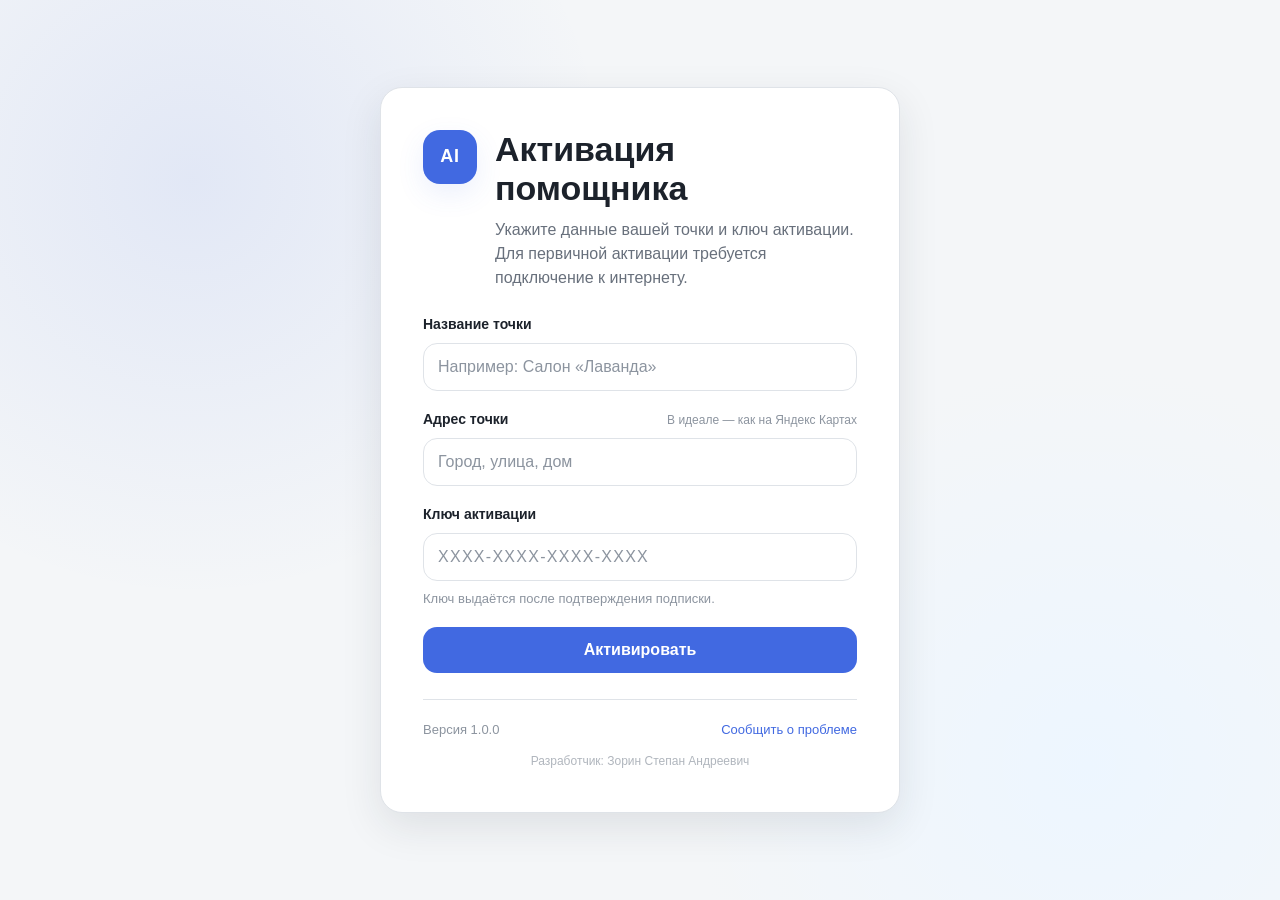
<file: web/index.html>
<!doctype html>
<html lang="ru" data-theme="light">
<head>
    <meta charset="utf-8">

    <meta
            name="viewport"
            content="width=device-width, initial-scale=1"
    >

    <meta name="color-scheme" content="light dark">

    <title>Активация ИИ-помощника</title>

    <link rel="stylesheet" href="./styles/global.css">
    <link rel="stylesheet" href="./styles/index.css">

    <script src="./common.js" defer></script>
</head>

<body>
<div
        class="system-banner"
        id="system-banner"
        role="status"
        hidden
>
    <div class="system-banner__inner">
        <div class="system-banner__content">
            <span
                    class="system-banner__icon"
                    aria-hidden="true"
            >
                ℹ️
            </span>

            <p
                    class="system-banner__text"
                    id="system-banner-text"
            >
                Доступно обновление приложения.
            </p>
        </div>

        <button
                class="system-banner__close"
                type="button"
                aria-label="Закрыть уведомление"
                data-action="close-system-banner"
        >
            ✕
        </button>
    </div>
</div>

<main class="activation-page page">
    <section class="activation-page__content">
        <div class="activation-card card">
            <header class="card__header activation-card__header">
                <div
                        class="activation-card__logo"
                        aria-hidden="true"
                >
                    AI
                </div>

                <div>
                    <h1 class="card__title">
                        Активация помощника
                    </h1>

                    <p class="card__description">
                        Укажите данные вашей точки и ключ активации.
                        Для первичной активации требуется подключение
                        к интернету.
                    </p>
                </div>
            </header>

            <form
                    class="activation-form"
                    id="activation-form"
                    action="/api/activation"
                    method="post"
                    novalidate
            >
                <div
                        class="form-message form-message--error"
                        id="activation-error"
                        role="alert"
                        hidden
                >
                    Ключ активации не найден или больше не действует.
                </div>

                <div
                        class="form-message form-message--success"
                        id="activation-success"
                        role="status"
                        hidden
                >
                    Активация выполнена. Выполняется запуск модели.
                </div>

                <label class="field">
                    <span class="field__label">
                        Название точки
                    </span>

                    <input
                            class="input"
                            id="company-name"
                            name="company_name"
                            type="text"
                            placeholder="Например: Салон «Лаванда»"
                            autocomplete="organization"
                            maxlength="120"
                            required
                    >
                </label>

                <label class="field">
                    <span class="field__label field__label-row">
                        <span>Адрес точки</span>

                        <span class="field__label-hint">
                            В идеале — как на Яндекс Картах
                        </span>
                    </span>

                    <input
                            class="input"
                            id="company-address"
                            name="company_address"
                            type="text"
                            placeholder="Город, улица, дом"
                            autocomplete="street-address"
                            maxlength="240"
                            required
                    >
                </label>

                <label class="field">
                    <span class="field__label">
                        Ключ активации
                    </span>

                    <input
                            class="input activation-form__key"
                            id="activation-key"
                            name="activation_key"
                            type="text"
                            placeholder="XXXX-XXXX-XXXX-XXXX"
                            autocomplete="off"
                            autocapitalize="characters"
                            spellcheck="false"
                            maxlength="64"
                            required
                    >

                    <span class="field__hint">
                        Ключ выдаётся после подтверждения подписки.
                    </span>
                </label>

                <button
                        class="button button--full"
                        id="activation-submit"
                        type="submit"
                >
                    Активировать
                </button>
            </form>

            <footer class="activation-card__footer">
                <div class="activation-card__footer-row">
                    <span id="application-version">
                        Версия 1.0.0
                    </span>

                    <a href="./report.html">
                        Сообщить о проблеме
                    </a>
                </div>

                <p class="activation-card__developer">
                    Разработчик: Зорин Степан Андреевич
                </p>
            </footer>
        </div>
    </section>
</main>
</body>
</html>
</file>
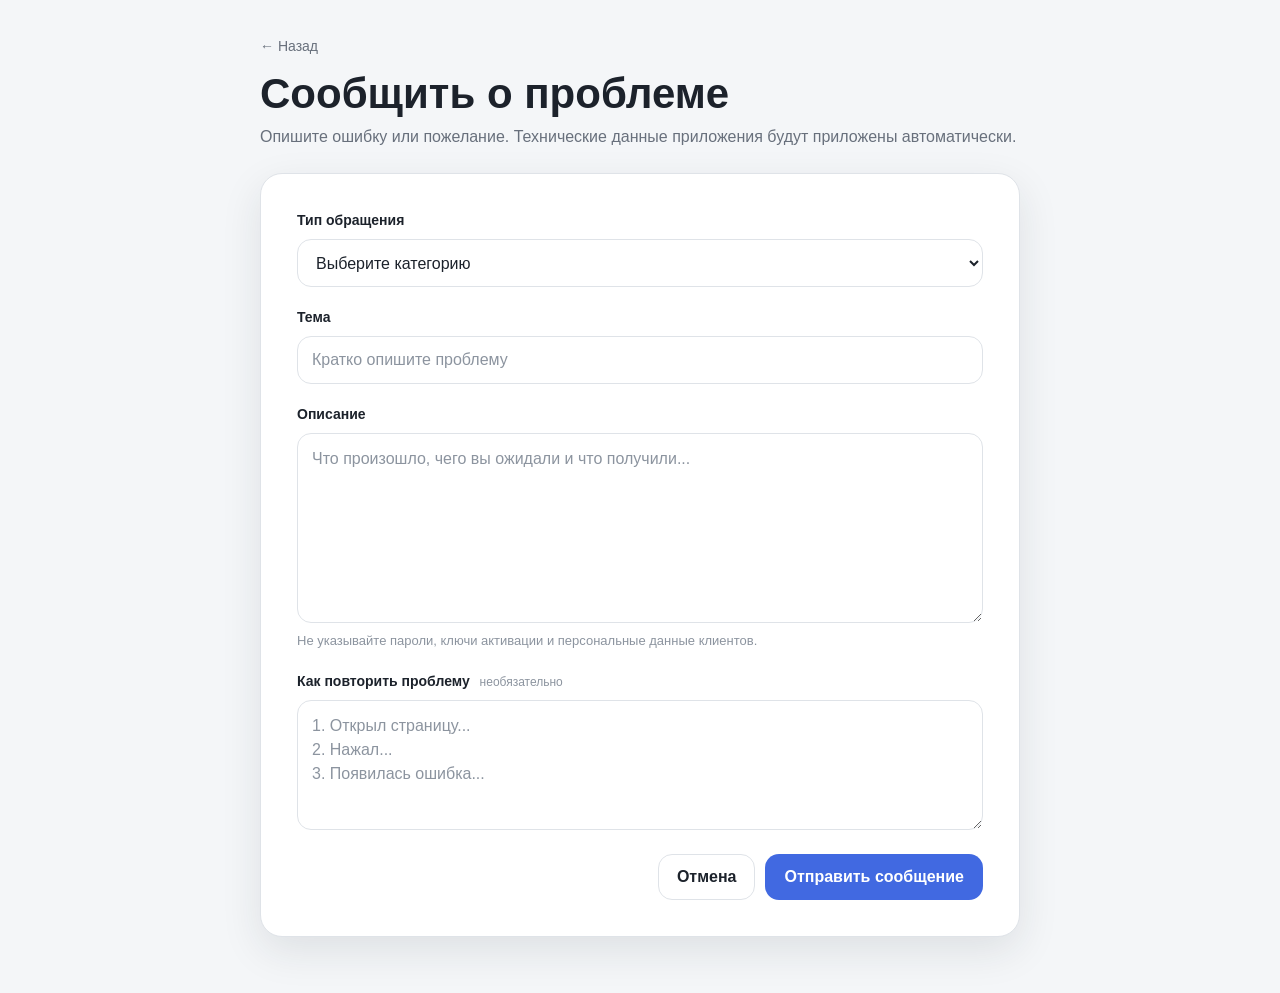
<file: web/report.html>
<!doctype html>
<html lang="ru" data-theme="light">
<head>
    <meta charset="utf-8">

    <meta
            name="viewport"
            content="width=device-width, initial-scale=1"
    >

    <meta name="color-scheme" content="light dark">

    <title>Сообщить о проблеме</title>

    <link rel="stylesheet" href="./styles/global.css">
    <link rel="stylesheet" href="./styles/report.css">

    <script src="./common.js" defer></script>
</head>

<body>
<div
        class="system-banner"
        id="system-banner"
        role="status"
        hidden
>
    <div class="system-banner__inner">
        <div class="system-banner__content">
            <span
                    class="system-banner__icon"
                    aria-hidden="true"
            >
                ℹ️
            </span>

            <p
                    class="system-banner__text"
                    id="system-banner-text"
            ></p>
        </div>

        <button
                class="system-banner__close"
                type="button"
                aria-label="Закрыть уведомление"
                data-action="close-system-banner"
        >
            ✕
        </button>
    </div>
</div>

<main class="report-page page">
    <div class="report-page__content">
        <header class="report-header">
            <button
                    class="report-header__back"
                    type="button"
                    data-action="go-back"
            >
                ← Назад
            </button>

            <h1>
                Сообщить о проблеме
            </h1>

            <p>
                Опишите ошибку или пожелание. Технические данные
                приложения будут приложены автоматически.
            </p>
        </header>

        <section class="report-card card">
            <form
                    class="report-form"
                    id="report-form"
                    action="/api/report"
                    method="post"
            >
                <div
                        class="form-message form-message--error"
                        id="report-error"
                        role="alert"
                        hidden
                >
                    Не удалось отправить сообщение.
                    Проверьте подключение к интернету.
                </div>

                <div
                        class="form-message form-message--success"
                        id="report-success"
                        role="status"
                        hidden
                >
                    Сообщение отправлено. Спасибо!
                </div>

                <label class="field">
                    <span class="field__label">
                        Тип обращения
                    </span>

                    <select
                            class="select"
                            id="report-category"
                            name="category"
                            required
                    >
                        <option
                                value=""
                                selected
                                disabled
                        >
                            Выберите категорию
                        </option>

                        <option value="bug">
                            Ошибка в работе приложения
                        </option>

                        <option value="answer">
                            Некорректный ответ бота
                        </option>

                        <option value="performance">
                            Медленная работа
                        </option>

                        <option value="activation">
                            Проблема с активацией
                        </option>

                        <option value="update">
                            Проблема с обновлением
                        </option>

                        <option value="suggestion">
                            Предложение
                        </option>

                        <option value="other">
                            Другое
                        </option>
                    </select>
                </label>

                <label class="field">
                    <span class="field__label">
                        Тема
                    </span>

                    <input
                            class="input"
                            id="report-subject"
                            name="subject"
                            type="text"
                            placeholder="Кратко опишите проблему"
                            maxlength="160"
                            required
                    >
                </label>

                <label class="field">
                    <span class="field__label">
                        Описание
                    </span>

                    <textarea
                            class="textarea report-form__description"
                            id="report-description"
                            name="description"
                            placeholder="Что произошло, чего вы ожидали и что получили..."
                            maxlength="10000"
                            required
                    ></textarea>

                    <span class="field__hint">
                        Не указывайте пароли, ключи активации
                        и персональные данные клиентов.
                    </span>
                </label>

                <label class="field">
                    <span class="field__label">
                        Как повторить проблему

                        <span class="report-form__optional">
                            необязательно
                        </span>
                    </span>

                    <textarea
                            class="textarea"
                            id="report-steps"
                            name="steps"
                            placeholder="1. Открыл страницу...&#10;2. Нажал...&#10;3. Появилась ошибка..."
                            maxlength="6000"
                    ></textarea>
                </label>

                <div class="report-form__actions">
                    <button
                            class="button button--secondary"
                            type="button"
                            data-action="go-back"
                    >
                        Отмена
                    </button>

                    <button
                            class="button"
                            id="report-submit"
                            type="submit"
                    >
                        Отправить сообщение
                    </button>
                </div>
            </form>
        </section>
    </div>
</main>
</body>
</html>
</file>
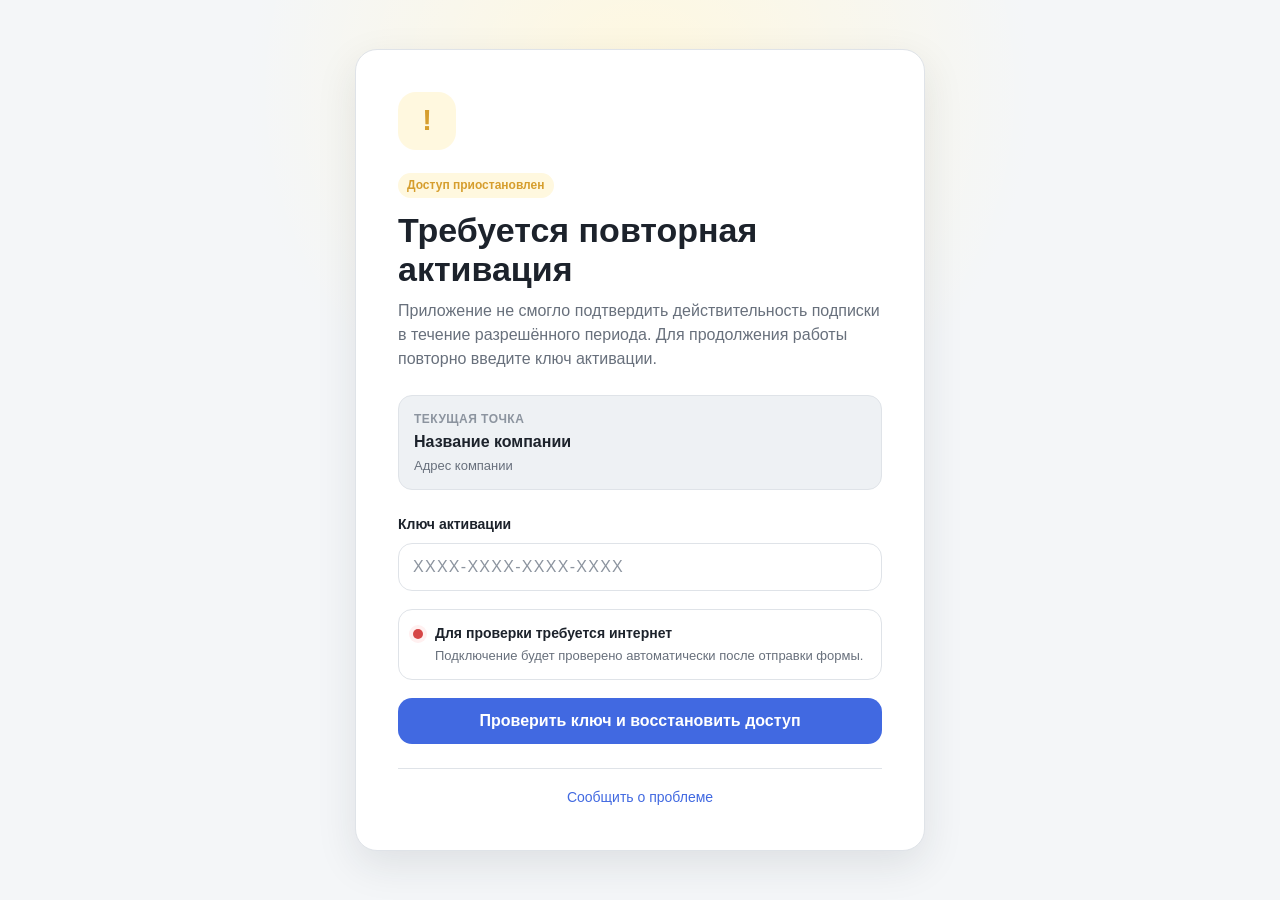
<file: web/session_expired.html>
<!doctype html>
<html lang="ru" data-theme="light">
<head>
    <meta charset="utf-8">

    <meta
            name="viewport"
            content="width=device-width, initial-scale=1"
    >

    <meta name="color-scheme" content="light dark">

    <title>Требуется повторная активация</title>

    <link rel="stylesheet" href="./styles/global.css">
    <link rel="stylesheet" href="./styles/session_expired.css">

    <script src="./common.js" defer></script>
</head>

<body>
<div
        class="system-banner"
        id="system-banner"
        role="status"
        hidden
>
    <div class="system-banner__inner">
        <div class="system-banner__content">
            <span
                    class="system-banner__icon"
                    aria-hidden="true"
            >
                ℹ️
            </span>

            <p
                    class="system-banner__text"
                    id="system-banner-text"
            ></p>
        </div>

        <button
                class="system-banner__close"
                type="button"
                aria-label="Закрыть уведомление"
                data-action="close-system-banner"
        >
            ✕
        </button>
    </div>
</div>

<main class="expired-page page">
    <section class="expired-card card">
        <div
                class="expired-card__icon"
                aria-hidden="true"
        >
            !
        </div>

        <header class="card__header">
            <span class="badge badge--warning">
                Доступ приостановлен
            </span>

            <h1 class="card__title">
                Требуется повторная активация
            </h1>

            <p class="card__description">
                Приложение не смогло подтвердить действительность
                подписки в течение разрешённого периода.
                Для продолжения работы повторно введите
                ключ активации.
            </p>
        </header>

        <div class="expired-card__company">
            <span class="expired-card__company-label">
                Текущая точка
            </span>

            <strong id="company-name">
                Название компании
            </strong>

            <span id="company-address">
                Адрес компании
            </span>
        </div>

        <form
                class="expired-form"
                id="reactivation-form"
                action="/api/activation/recheck"
                method="post"
        >
            <div
                    class="form-message form-message--error"
                    id="reactivation-error"
                    role="alert"
                    hidden
            >
                Не удалось подтвердить ключ активации.
            </div>

            <label class="field">
                <span class="field__label">
                    Ключ активации
                </span>

                <input
                        class="input expired-form__key"
                        id="activation-key"
                        name="activation_key"
                        type="text"
                        placeholder="XXXX-XXXX-XXXX-XXXX"
                        autocomplete="off"
                        spellcheck="false"
                        required
                >
            </label>

            <div class="expired-card__internet">
                <span
                        class="status-dot"
                        id="internet-status-dot"
                        data-state="offline"
                        aria-hidden="true"
                ></span>

                <div>
                    <strong id="internet-status-text">
                        Для проверки требуется интернет
                    </strong>

                    <p>
                        Подключение будет проверено автоматически
                        после отправки формы.
                    </p>
                </div>
            </div>

            <button
                    class="button button--full"
                    id="reactivation-submit"
                    type="submit"
            >
                Проверить ключ и восстановить доступ
            </button>
        </form>

        <footer class="expired-card__footer">
            <a href="./report.html">
                Сообщить о проблеме
            </a>
        </footer>
    </section>
</main>
</body>
</html>
</file>
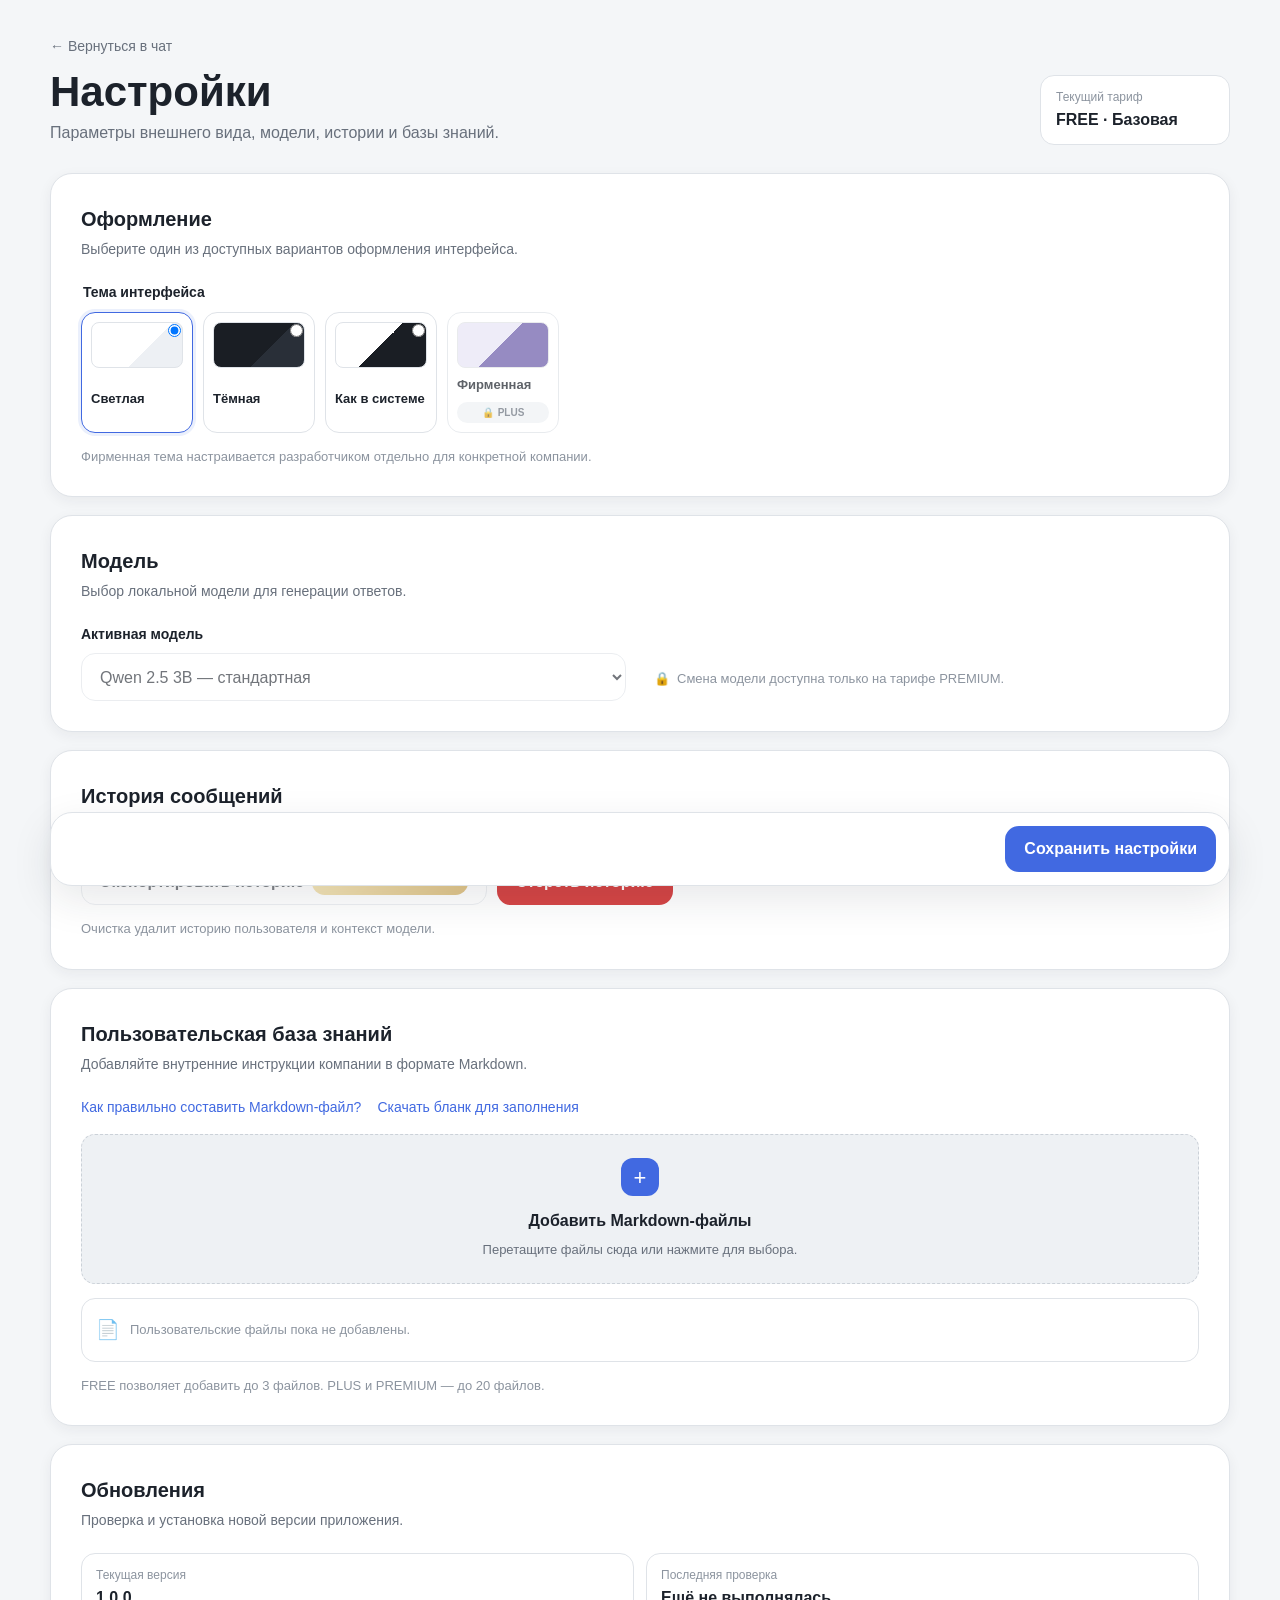
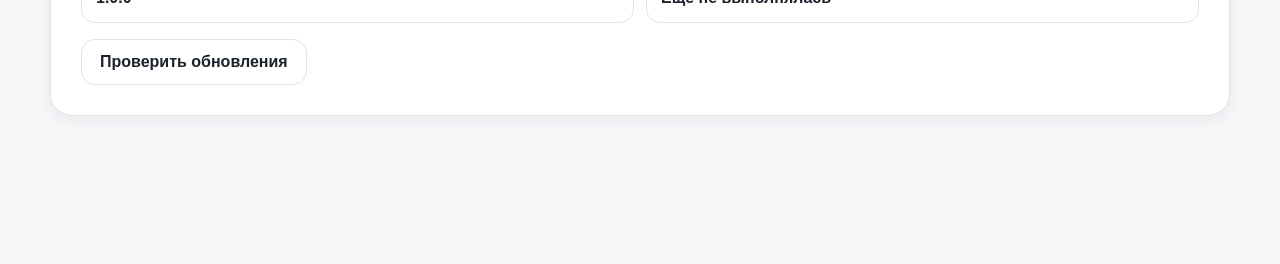
<file: web/settings.html>
<!doctype html>
<html lang="ru" data-theme="light">
<head>
    <meta charset="utf-8">

    <meta
            name="viewport"
            content="width=device-width, initial-scale=1"
    >

    <meta name="color-scheme" content="light dark">

    <title>Настройки</title>

    <link rel="stylesheet" href="./styles/global.css">
    <link rel="stylesheet" href="./styles/settings.css">

    <script src="./common.js" defer></script>
    <script src="./app.js" defer></script>
    <script src="./settings.js" defer></script>
</head>

<body>
<div
        class="system-banner"
        id="system-banner"
        role="status"
        hidden
>
    <div class="system-banner__inner">
        <div class="system-banner__content">
            <span
                    class="system-banner__icon"
                    aria-hidden="true"
            >
                ℹ️
            </span>

            <p
                    class="system-banner__text"
                    id="system-banner-text"
            ></p>
        </div>

        <button
                class="system-banner__close"
                type="button"
                aria-label="Закрыть уведомление"
                data-action="close-system-banner"
        >
            ✕
        </button>
    </div>
</div>

<main class="settings-page page">
    <div class="page__content">
        <header class="settings-header">
            <div>
                <a
                        class="settings-header__back"
                        href="./chat.html"
                >
                    ← Вернуться в чат
                </a>

                <h1>
                    Настройки
                </h1>

                <p>
                    Параметры внешнего вида, модели,
                    истории и базы знаний.
                </p>
            </div>

            <div class="settings-header__subscription">
                <span>
                    Текущий тариф
                </span>

                <strong
                        id="subscription-name"
                        data-subscription-plan="FREE"
                >
                    FREE · Базовая
                </strong>
            </div>
        </header>

        <form
                class="settings-form"
                id="settings-form"
                action="/api/settings"
                method="post"
        >
            <!-- Оформление -->

            <section class="settings-section card">
                <header class="settings-section__header">
                    <div>
                        <h2>
                            Оформление
                        </h2>

                        <p>
                            Выберите один из доступных
                            вариантов оформления интерфейса.
                        </p>
                    </div>
                </header>

                <fieldset class="theme-selector">
                    <legend>
                        Тема интерфейса
                    </legend>

                    <label class="theme-option">
                        <input
                                name="theme"
                                type="radio"
                                value="light"
                                checked
                        >

                        <span
                                class="theme-option__preview theme-option__preview--light"
                        ></span>

                        <span class="theme-option__name">
                            Светлая
                        </span>
                    </label>

                    <label class="theme-option">
                        <input
                                name="theme"
                                type="radio"
                                value="dark"
                        >

                        <span
                                class="theme-option__preview theme-option__preview--dark"
                        ></span>

                        <span class="theme-option__name">
                            Тёмная
                        </span>
                    </label>

                    <label class="theme-option">
                        <input
                                name="theme"
                                type="radio"
                                value="system"
                        >

                        <span
                                class="theme-option__preview theme-option__preview--system"
                        ></span>

                        <span class="theme-option__name">
                            Как в системе
                        </span>
                    </label>

                    <label
                            class="theme-option theme-option--restricted"
                            id="custom-theme-option"
                            data-requires-plan="PLUS"
                            data-locked="true"
                    >
                        <input
                                id="custom-theme-input"
                                name="theme"
                                type="radio"
                                value="custom"
                                disabled
                        >

                        <span
                                class="theme-option__preview theme-option__preview--custom"
                        ></span>

                        <span class="theme-option__name">
                            Фирменная
                        </span>

                        <span class="theme-option__restriction">
                            <span aria-hidden="true">
                                🔒
                            </span>

                            PLUS
                        </span>
                    </label>
                </fieldset>

                <p
                        class="plan-restriction-message"
                        id="theme-plan-message"
                        role="status"
                        hidden
                >
                    Фирменная тема доступна на тарифах
                    PLUS и PREMIUM.
                </p>

                <p class="settings-section__note">
                    Фирменная тема настраивается разработчиком
                    отдельно для конкретной компании.
                </p>
            </section>

            <!-- Модель -->

            <section class="settings-section card">
                <header class="settings-section__header">
                    <div>
                        <h2>
                            Модель
                        </h2>

                        <p>
                            Выбор локальной модели
                            для генерации ответов.
                        </p>
                    </div>
                </header>

                <div class="model-settings-row">
                    <label class="field model-settings-row__select">
                        <span class="field__label">
                            Активная модель
                        </span>

                        <select
                                class="select"
                                id="model-select"
                                name="model"
                                data-requires-plan="PREMIUM"
                                disabled
                        >
                            <option value="standard">
                                Qwen 2.5 3B — стандартная
                            </option>

                            <option value="economy">
                                Экономичная модель
                            </option>

                            <option value="premium">
                                Расширенная модель
                            </option>
                        </select>
                    </label>

                    <p
                            class="model-settings-row__hint"
                            id="model-plan-hint"
                    >
                        <span
                                class="model-settings-row__lock"
                                aria-hidden="true"
                        >
                            🔒
                        </span>

                        Смена модели доступна только
                        на тарифе PREMIUM.
                    </p>
                </div>
            </section>

            <!-- История сообщений -->

            <section class="settings-section card">
                <header class="settings-section__header">
                    <div>
                        <h2>
                            История сообщений
                        </h2>

                        <p>
                            Экспорт и очистка локальной
                            истории чата.
                        </p>
                    </div>
                </header>

                <div class="settings-actions">
                    <button
                            class="button button--secondary"
                            id="export-history"
                            type="button"
                            data-action="export-history"
                            data-requires-plan="PREMIUM"
                            disabled
                    >
                        Экспортировать историю

                        <span
                                class="badge"
                                data-subscription-plan="PREMIUM"
                        >
                            PREMIUM · Наивысшая
                        </span>
                    </button>

                    <button
                            class="button button--danger"
                            id="clear-history"
                            type="button"
                            data-action="clear-history"
                    >
                        Стереть историю
                    </button>
                </div>

                <p class="settings-section__note">
                    Очистка удалит историю пользователя
                    и контекст модели.
                </p>
            </section>

            <!-- Пользовательская база знаний -->

            <section class="settings-section card">
                <header class="settings-section__header">
                    <div>
                        <h2>
                            Пользовательская база знаний
                        </h2>

                        <p>
                            Добавляйте внутренние инструкции
                            компании в формате Markdown.
                        </p>
                    </div>
                </header>

                <div class="knowledge-help">
                    <button
                            type="button"
                            data-action="open-knowledge-help"
                    >
                        Как правильно составить Markdown-файл?
                    </button>

                    <button
                            type="button"
                            data-action="download-knowledge-template"
                    >
                        Скачать бланк для заполнения
                    </button>
                </div>

                <div class="knowledge-upload">
                    <label
                            class="knowledge-upload__dropzone"
                            id="knowledge-upload-dropzone"
                    >
                        <input
                                id="knowledge-files"
                                name="knowledge_files"
                                type="file"
                                accept=".md,.markdown,text/markdown"
                                multiple
                                hidden
                        >

                        <span
                                class="knowledge-upload__icon"
                                id="knowledge-upload-icon"
                                aria-hidden="true"
                        >
                            +
                        </span>

                        <strong id="knowledge-upload-title">
                            Добавить Markdown-файлы
                        </strong>

                        <span id="knowledge-upload-description">
                            Перетащите файлы сюда
                            или нажмите для выбора.
                        </span>
                    </label>

                    <div
                            class="knowledge-limit-message"
                            id="knowledge-limit-message"
                            role="alert"
                            hidden
                    >
                        <span
                                class="knowledge-limit-message__icon"
                                aria-hidden="true"
                        >
                            🔒
                        </span>

                        <div>
                            <strong>
                                Для добавления четвёртого файла
                                нужен тариф PLUS
                            </strong>

                            <p>
                                На тарифе FREE можно добавить
                                до трёх Markdown-файлов.
                                На тарифах PLUS и PREMIUM —
                                до двадцати.
                            </p>
                        </div>
                    </div>

                    <div
                            class="knowledge-validation-message"
                            id="knowledge-validation-message"
                            role="alert"
                            hidden
                    ></div>

                    <div
                            class="knowledge-files"
                            id="knowledge-files-list"
                            hidden
                    ></div>

                    <div
                            class="knowledge-empty-state"
                            id="knowledge-empty-state"
                    >
                        <span aria-hidden="true">
                            📄
                        </span>

                        <p>
                            Пользовательские файлы
                            пока не добавлены.
                        </p>
                    </div>
                </div>

                <p class="settings-section__note">
                    FREE позволяет добавить до 3 файлов.
                    PLUS и PREMIUM — до 20 файлов.
                </p>
            </section>

            <!-- Обновления -->

            <section class="settings-section card">
                <header class="settings-section__header">
                    <div>
                        <h2>
                            Обновления
                        </h2>

                        <p>
                            Проверка и установка новой версии
                            приложения.
                        </p>
                    </div>
                </header>

                <div class="update-state">
                    <div>
                        <span>
                            Текущая версия
                        </span>

                        <strong id="current-version">
                            1.0.0
                        </strong>
                    </div>

                    <div>
                        <span>
                            Последняя проверка
                        </span>

                        <strong id="last-update-check">
                            Ещё не выполнялась
                        </strong>
                    </div>
                </div>

                <div class="settings-actions">
                    <button
                            class="button button--secondary"
                            id="check-updates"
                            type="button"
                    >
                        Проверить обновления
                    </button>
                </div>
            </section>

            <footer class="settings-footer">
                <span
                        class="form-message form-message--success"
                        id="settings-saved"
                        role="status"
                        hidden
                >
                    Настройки сохранены.
                </span>

                <button
                        class="button"
                        id="save-settings"
                        type="submit"
                >
                    Сохранить настройки
                </button>
            </footer>
        </form>
    </div>
</main>

<!-- Инструкция по Markdown -->

<section
        class="modal"
        id="knowledge-help-modal"
        role="dialog"
        aria-modal="true"
        aria-labelledby="knowledge-help-title"
        hidden
>
    <button
            class="modal__backdrop"
            type="button"
            data-action="close-knowledge-help"
            aria-label="Закрыть инструкцию"
    ></button>

    <div class="modal__panel">
        <header class="modal__header">
            <div>
                <h2 id="knowledge-help-title">
                    Оформление Markdown-файла
                </h2>

                <p>
                    Рекомендуемая структура для точного
                    поиска инструкции.
                </p>
            </div>

            <button
                    class="modal__close"
                    type="button"
                    data-action="close-knowledge-help"
                    aria-label="Закрыть"
            >
                ✕
            </button>
        </header>

        <div class="modal__body knowledge-help-grid">
            <section>
                <h3>
                    Markdown-шаблон
                </h3>

                <pre><code># Название инструкции

## Частые запросы пользователя

пример запроса пользователя
другая формулировка запроса

## Пошаговая инструкция что делать

Важно:

* Первое важное правило.
* Второе важное правило.

Инструкция:

1. Первый шаг.
2. Второй шаг.
3. Проверка результата.</code></pre>
            </section>

            <section>
                <h3>
                    Небольшой пример
                </h3>

                <pre><code># Отмена записи клиента

## Частые запросы пользователя

отменить запись клиента
клиент отменил визит

## Пошаговая инструкция что делать

Важно:

* Проверь правильную запись.
* Не обещай возврат без регламента.

Инструкция:

1. Найди запись клиента.
2. Проверь дату и услугу.
3. Подтверди отмену.
4. Проверь освобождение времени.</code></pre>
            </section>
        </div>

        <footer class="modal__footer">
            <button
                    class="button button--secondary"
                    type="button"
                    data-action="download-knowledge-template"
            >
                Скачать бланк
            </button>

            <button
                    class="button"
                    type="button"
                    data-action="close-knowledge-help"
            >
                Понятно
            </button>
        </footer>
    </div>
</section>
</body>
</html>
</file>
<file: web/styles/global.css>
:root {
    color-scheme: light;

    --font-family:
            Inter,
            -apple-system,
            BlinkMacSystemFont,
            "Segoe UI",
            Roboto,
            Helvetica,
            Arial,
            sans-serif;

    --background: #f4f6f8;
    --background-secondary: #ffffff;
    --background-elevated: #ffffff;
    --background-muted: #eef1f4;

    --text-primary: #1c222b;
    --text-secondary: #68707c;
    --text-muted: #8c949f;
    --text-on-accent: #ffffff;

    --border: #dfe3e8;
    --border-strong: #cbd1d8;

    --accent: #4169e1;
    --accent-hover: #3159ca;
    --accent-soft: rgba(65, 105, 225, 0.1);

    --user-message-background: #3158c7;

    --success: #2f9e66;
    --success-soft: #e9f8f0;

    --warning: #d69e2e;
    --warning-soft: #fff8df;

    --danger: #d64545;
    --danger-hover: #bd3636;
    --danger-soft: #fff0f0;

    --info: #357abd;
    --info-soft: #edf6ff;

    --shadow-sm:
            0 4px 14px rgba(27, 39, 51, 0.06);

    --shadow-md:
            0 14px 40px rgba(27, 39, 51, 0.1);

    --shadow-lg:
            0 24px 70px rgba(27, 39, 51, 0.14);

    --radius-sm: 8px;
    --radius-md: 14px;
    --radius-lg: 22px;
    --radius-round: 999px;

    --content-width: 1180px;
    --transition: 160ms ease;
}

html[data-theme="dark"] {
    color-scheme: dark;

    --background: #111419;
    --background-secondary: #171b21;
    --background-elevated: #1d222a;
    --background-muted: #242a33;

    --text-primary: #f2f4f7;
    --text-secondary: #aab2bd;
    --text-muted: #7f8995;
    --text-on-accent: #ffffff;

    --border: #2d343e;
    --border-strong: #3a424d;

    --accent: #6f8df4;
    --accent-hover: #819af5;
    --accent-soft: rgba(111, 141, 244, 0.14);

    --user-message-background: #4968d4;

    --success: #53c88c;
    --success-soft: rgba(47, 158, 102, 0.14);

    --warning: #f0bd53;
    --warning-soft: rgba(214, 158, 46, 0.14);

    --danger: #ef6a6a;
    --danger-hover: #f27d7d;
    --danger-soft: rgba(214, 69, 69, 0.14);

    --info: #69a8e3;
    --info-soft: rgba(53, 122, 189, 0.14);

    --shadow-sm:
            0 4px 14px rgba(0, 0, 0, 0.18);

    --shadow-md:
            0 14px 40px rgba(0, 0, 0, 0.28);

    --shadow-lg:
            0 24px 70px rgba(0, 0, 0, 0.36);
}

/*
 * Фирменная тема.
 * Эти переменные можно заменить отдельно
 * для конкретной компании.
 */
html[data-theme="custom"] {
    color-scheme: light;

    --background: #f3f0ff;
    --background-secondary: #ffffff;
    --background-elevated: #ffffff;
    --background-muted: #ece7ff;

    --text-primary: #251f3d;
    --text-secondary: #655d7c;
    --text-muted: #8f87a3;
    --text-on-accent: #ffffff;

    --border: #ddd5f4;
    --border-strong: #c9bee8;

    --accent: #6e56cf;
    --accent-hover: #5b45ba;
    --accent-soft: rgba(110, 86, 207, 0.13);

    --user-message-background: #5841b5;

    --success: #2f9e66;
    --success-soft: #e9f8f0;

    --warning: #c78b1e;
    --warning-soft: #fff6dc;

    --danger: #d64545;
    --danger-hover: #bd3636;
    --danger-soft: #fff0f0;

    --info: #6e56cf;
    --info-soft: #eee9ff;

    --shadow-sm:
            0 4px 14px rgba(66, 48, 120, 0.08);

    --shadow-md:
            0 14px 40px rgba(66, 48, 120, 0.12);

    --shadow-lg:
            0 24px 70px rgba(66, 48, 120, 0.16);
}

*,
*::before,
*::after {
    box-sizing: border-box;
}

html {
    min-width: 320px;
    min-height: 100%;
    background: var(--background);
    color: var(--text-primary);
    font-family: var(--font-family);
}

body {
    min-width: 320px;
    min-height: 100vh;
    min-height: 100dvh;
    margin: 0;
    background: var(--background);
    color: var(--text-primary);
    font-family: inherit;
    font-size: 16px;
    line-height: 1.5;
    -webkit-font-smoothing: antialiased;
    text-rendering: optimizeLegibility;
}

button,
input,
textarea,
select {
    font: inherit;
}

button,
a,
input,
textarea,
select,
summary {
    outline: none;
}

button:focus-visible,
a:focus-visible,
input:focus-visible,
textarea:focus-visible,
select:focus-visible,
summary:focus-visible {
    box-shadow: 0 0 0 3px var(--accent-soft);
}

a {
    color: var(--accent);
    text-decoration: none;
}

a:hover {
    text-decoration: underline;
}

button {
    border: 0;
}

[hidden] {
    display: none !important;
}

.page {
    min-height: 100vh;
    min-height: 100dvh;
}

.page__content {
    width: min(
            calc(100% - 32px),
            var(--content-width)
    );
    margin: 0 auto;
}

.system-banner {
    position: relative;
    z-index: 100;
    width: 100%;
    padding: 10px 16px;
    border-bottom: 1px solid rgba(0, 0, 0, 0.06);
    background: var(--info-soft);
    color: var(--text-primary);
}

.system-banner--warning {
    background: var(--warning-soft);
}

.system-banner--danger {
    background: var(--danger-soft);
}

.system-banner__inner {
    display: flex;
    align-items: flex-start;
    justify-content: space-between;
    width: min(100%, var(--content-width));
    margin: 0 auto;
    gap: 16px;
}

.system-banner__content {
    display: flex;
    align-items: flex-start;
    gap: 10px;
}

.system-banner__icon {
    flex: 0 0 auto;
    margin-top: 2px;
}

.system-banner__text {
    margin: 0;
    font-size: 14px;
}

.system-banner__close {
    flex: 0 0 auto;
    padding: 2px 6px;
    border-radius: var(--radius-sm);
    background: transparent;
    color: var(--text-secondary);
    cursor: pointer;
}

.system-banner__close:hover {
    background: rgba(0, 0, 0, 0.06);
    color: var(--text-primary);
}

.card {
    border: 1px solid var(--border);
    border-radius: var(--radius-lg);
    background: var(--background-elevated);
    box-shadow: var(--shadow-md);
}

.card__header {
    margin-bottom: 24px;
}

.card__title {
    margin: 0;
    color: var(--text-primary);
    font-size: clamp(24px, 4vw, 34px);
    line-height: 1.15;
}

.card__description {
    margin: 10px 0 0;
    color: var(--text-secondary);
}

.field {
    display: grid;
    gap: 8px;
}

.field__label {
    color: var(--text-primary);
    font-size: 14px;
    font-weight: 600;
}

.field__hint {
    margin: 0;
    color: var(--text-muted);
    font-size: 13px;
}

.input,
.textarea,
.select {
    width: 100%;
    border: 1px solid var(--border);
    border-radius: var(--radius-md);
    background: var(--background-secondary);
    color: var(--text-primary);
    transition:
            border-color var(--transition),
            box-shadow var(--transition),
            background-color var(--transition);
}

.input:hover,
.textarea:hover,
.select:hover {
    border-color: var(--border-strong);
}

.input:focus,
.textarea:focus,
.select:focus {
    border-color: var(--accent);
    box-shadow: 0 0 0 3px var(--accent-soft);
}

.input:disabled,
.textarea:disabled,
.select:disabled {
    cursor: not-allowed;
    opacity: 0.62;
}

.input::placeholder,
.textarea::placeholder {
    color: var(--text-muted);
}

.input,
.select {
    min-height: 48px;
    padding: 0 14px;
}

.textarea {
    min-height: 130px;
    padding: 13px 14px;
    resize: vertical;
}

.form-message {
    padding: 11px 13px;
    border: 1px solid transparent;
    border-radius: var(--radius-md);
    font-size: 14px;
}

.form-message--error {
    border-color: rgba(214, 69, 69, 0.25);
    background: var(--danger-soft);
    color: var(--danger);
}

.form-message--success {
    border-color: rgba(47, 158, 102, 0.25);
    background: var(--success-soft);
    color: var(--success);
}

.form-message--info {
    border-color: rgba(53, 122, 189, 0.25);
    background: var(--info-soft);
    color: var(--info);
}

.button {
    display: inline-flex;
    min-height: 46px;
    align-items: center;
    justify-content: center;
    padding: 0 18px;
    border: 1px solid transparent;
    border-radius: var(--radius-md);
    background: var(--accent);
    color: var(--text-on-accent);
    font-weight: 650;
    text-align: center;
    cursor: pointer;
    gap: 8px;
    transition:
            background-color var(--transition),
            border-color var(--transition),
            color var(--transition),
            transform var(--transition);
}

.button:hover {
    background: var(--accent-hover);
    text-decoration: none;
}

.button:active {
    transform: translateY(1px);
}

.button:disabled {
    cursor: not-allowed;
    opacity: 0.56;
    transform: none;
}

.button--secondary {
    border-color: var(--border);
    background: var(--background-secondary);
    color: var(--text-primary);
}

.button--secondary:hover {
    border-color: var(--border-strong);
    background: var(--background-muted);
}

.button--danger {
    background: var(--danger);
}

.button--danger:hover {
    background: var(--danger-hover);
}

.button--ghost {
    border-color: transparent;
    background: transparent;
    color: var(--text-secondary);
}

.button--ghost:hover {
    background: var(--background-muted);
    color: var(--text-primary);
}

.button--full {
    width: 100%;
}

.badge {
    display: inline-flex;
    min-height: 25px;
    align-items: center;
    padding: 2px 9px;
    border-radius: var(--radius-round);
    background: var(--background-muted);
    color: var(--text-secondary);
    font-size: 12px;
    font-weight: 650;
}

.badge[data-subscription-plan="free"] {
    background: var(--background-muted);
    color: var(--text-secondary);
}

.badge[data-subscription-plan="plus"] {
    background: var(--accent-soft);
    color: var(--accent);
}

.badge[data-subscription-plan="premium"] {
    background:
            linear-gradient(
                    135deg,
                    #f1d889,
                    #c8972c
            );
    color: #3f2e06;
}

.badge--accent {
    background: var(--accent-soft);
    color: var(--accent);
}

.badge--warning {
    background: var(--warning-soft);
    color: var(--warning);
}

.badge--success {
    background: var(--success-soft);
    color: var(--success);
}

.status-dot {
    width: 10px;
    height: 10px;
    flex: 0 0 auto;
    border-radius: 50%;
    background: var(--text-muted);
    box-shadow:
            0 0 0 4px rgba(140, 148, 159, 0.12);
}

.status-dot[data-state="starting"],
.status-dot[data-state="limited"] {
    background: var(--warning);
    box-shadow: 0 0 0 4px var(--warning-soft);
}

.status-dot[data-state="running"],
.status-dot[data-state="online"] {
    background: var(--success);
    box-shadow: 0 0 0 4px var(--success-soft);
}

.status-dot[data-state="error"],
.status-dot[data-state="offline"] {
    background: var(--danger);
    box-shadow: 0 0 0 4px var(--danger-soft);
}

.divider {
    width: 100%;
    height: 1px;
    border: 0;
    background: var(--border);
}

.modal {
    position: fixed;
    z-index: 1000;
    inset: 0;
    display: grid;
    place-items: center;
    padding: 20px;
}

.modal[hidden] {
    display: none;
}

.modal__backdrop {
    position: absolute;
    inset: 0;
    border: 0;
    background: rgba(13, 18, 25, 0.58);
    cursor: default;
    backdrop-filter: blur(4px);
}

.modal__panel {
    position: relative;
    z-index: 1;
    width: min(100%, 880px);
    max-height: calc(100vh - 40px);
    max-height: calc(100dvh - 40px);
    overflow-y: auto;
    border: 1px solid var(--border);
    border-radius: var(--radius-lg);
    background: var(--background-elevated);
    box-shadow: var(--shadow-lg);
}

.modal__header {
    display: flex;
    align-items: flex-start;
    justify-content: space-between;
    padding: 22px 24px;
    border-bottom: 1px solid var(--border);
    gap: 20px;
}

.modal__header h2 {
    margin: 0;
    font-size: 22px;
}

.modal__header p {
    margin: 5px 0 0;
    color: var(--text-secondary);
    font-size: 14px;
}

.modal__close {
    display: grid;
    width: 38px;
    height: 38px;
    flex: 0 0 auto;
    place-items: center;
    border-radius: 11px;
    background: transparent;
    color: var(--text-secondary);
    font-size: 18px;
    cursor: pointer;
}

.modal__close:hover {
    background: var(--background-muted);
    color: var(--text-primary);
}

.modal__body {
    padding: 24px;
}

.modal__footer {
    display: flex;
    justify-content: flex-end;
    padding: 18px 24px;
    border-top: 1px solid var(--border);
    gap: 10px;
}

.sr-only {
    position: absolute;
    width: 1px;
    height: 1px;
    overflow: hidden;
    margin: -1px;
    padding: 0;
    border: 0;
    clip: rect(0, 0, 0, 0);
    white-space: nowrap;
}

@media (max-width: 640px) {
    .page__content {
        width: min(
                calc(100% - 20px),
                var(--content-width)
        );
    }

    .card {
        border-radius: 17px;
    }

    .system-banner {
        padding-right: 10px;
        padding-left: 10px;
    }

    .modal {
        padding: 8px;
    }

    .modal__panel {
        max-height: calc(100vh - 16px);
        max-height: calc(100dvh - 16px);
        border-radius: 16px;
    }

    .modal__header,
    .modal__body,
    .modal__footer {
        padding-right: 16px;
        padding-left: 16px;
    }
}
</file>
<file: web/styles/index.css>
.activation-page {
    display: grid;
    min-height: 100vh;
    min-height: 100dvh;
    place-items: center;
    padding: 48px 16px;

    background:
            radial-gradient(
                    circle at 15% 20%,
                    var(--accent-soft),
                    transparent 32%
            ),
            radial-gradient(
                    circle at 85% 85%,
                    var(--info-soft),
                    transparent 30%
            ),
            var(--background);
}

.activation-page__content {
    width: min(100%, 520px);
}

.activation-card {
    padding: clamp(24px, 5vw, 42px);
}

.activation-card__header {
    display: flex;
    align-items: flex-start;
    gap: 18px;
}

.activation-card__logo {
    display: grid;
    width: 54px;
    height: 54px;
    flex: 0 0 auto;
    place-items: center;

    border-radius: 17px;
    background: var(--accent);
    color: var(--text-on-accent);
    box-shadow: 0 10px 28px var(--accent-soft);

    font-size: 18px;
    font-weight: 800;
    letter-spacing: 0.04em;
}

.activation-form {
    display: grid;
    gap: 18px;
}

.activation-form__key {
    text-transform: uppercase;
    letter-spacing: 0.08em;
}

.field__label-row {
    display: flex;
    align-items: baseline;
    justify-content: space-between;
    gap: 14px;
}

.field__label-hint {
    color: var(--text-muted);
    font-size: 12px;
    font-weight: 400;
    text-align: right;
}

.activation-card__footer {
    margin-top: 26px;
    padding-top: 20px;
    border-top: 1px solid var(--border);

    color: var(--text-muted);
    font-size: 13px;
}

.activation-card__footer-row {
    display: flex;
    justify-content: space-between;
    gap: 16px;
}

.activation-card__developer {
    margin: 13px 0 0;

    color: var(--text-muted);
    font-size: 12px;
    text-align: center;

    opacity: 0.68;
}

@media (max-width: 520px) {
    .activation-page {
        align-items: start;
        padding: 18px 10px;
    }

    .activation-card__header {
        display: grid;
    }

    .field__label-row {
        align-items: flex-start;
        flex-direction: column;
        gap: 2px;
    }

    .field__label-hint {
        text-align: left;
    }

    .activation-card__footer-row {
        align-items: flex-start;
        flex-direction: column;
        gap: 6px;
    }
}
</file>
<file: web/styles/report.css>
.report-page {
  padding: 34px 16px 56px;
}

.report-page__content {
  width: min(100%, 760px);
  margin: 0 auto;
}

.report-header {
  margin-bottom: 24px;
}

.report-header__back {
  padding: 0;

  border: 0;
  background: transparent;
  color: var(--text-secondary);

  font-size: 14px;
  cursor: pointer;
}

.report-header__back:hover {
  color: var(--accent);
}

.report-header h1 {
  margin: 12px 0 7px;

  font-size: clamp(29px, 5vw, 42px);
  line-height: 1.15;
}

.report-header p {
  margin: 0;
  color: var(--text-secondary);
}

.report-card {
  padding: clamp(22px, 5vw, 36px);
}

.report-form {
  display: grid;
  gap: 20px;
}

.report-form__description {
  min-height: 190px;
}

.report-form__optional {
  margin-left: 6px;

  color: var(--text-muted);
  font-size: 12px;
  font-weight: 400;
}

.report-form__actions {
  display: flex;
  justify-content: flex-end;
  padding-top: 4px;
  gap: 10px;
}

@media (max-width: 520px) {
  .report-page {
    padding: 20px 10px 34px;
  }

  .report-form__actions {
    display: grid;
  }

  .report-form__actions .button {
    width: 100%;
  }
}
</file>
<file: web/styles/session_expired.css>
.expired-page {
  display: grid;
  min-height: 100vh;
  min-height: 100dvh;
  place-items: center;

  padding: 30px 16px;

  background:
          radial-gradient(
                  circle at 50% 10%,
                  var(--warning-soft),
                  transparent 38%
          ),
          var(--background);
}

.expired-card {
  width: min(100%, 570px);
  padding: clamp(24px, 5vw, 42px);
}

.expired-card__icon {
  display: grid;
  width: 58px;
  height: 58px;
  margin-bottom: 22px;
  place-items: center;

  border-radius: 18px;

  background: var(--warning-soft);
  color: var(--warning);

  font-size: 29px;
  font-weight: 850;
}

.expired-card .badge {
  margin-bottom: 13px;
}

.expired-card__company {
  display: grid;
  margin-bottom: 24px;
  padding: 14px 15px;

  border: 1px solid var(--border);
  border-radius: var(--radius-md);

  background: var(--background-muted);

  gap: 2px;
}

.expired-card__company strong {
  font-size: 16px;
}

.expired-card__company span:last-child {
  color: var(--text-secondary);
  font-size: 13px;
}

.expired-card__company-label {
  color: var(--text-muted);

  font-size: 12px;
  font-weight: 650;

  text-transform: uppercase;
  letter-spacing: 0.04em;
}

.expired-form {
  display: grid;
  gap: 18px;
}

.expired-form__key {
  text-transform: uppercase;
  letter-spacing: 0.08em;
}

.expired-card__internet {
  display: flex;
  align-items: flex-start;

  padding: 13px 14px;

  border: 1px solid var(--border);
  border-radius: var(--radius-md);

  gap: 12px;
}

.expired-card__internet .status-dot {
  margin-top: 6px;
}

.expired-card__internet strong {
  display: block;
  font-size: 14px;
}

.expired-card__internet p {
  margin: 2px 0 0;

  color: var(--text-secondary);
  font-size: 13px;
}

.expired-card__footer {
  margin-top: 24px;
  padding-top: 18px;

  border-top: 1px solid var(--border);

  font-size: 14px;
  text-align: center;
}
</file>
<file: web/styles/settings.css>
.settings-page {
  padding: 34px 0 56px;
}

/* Header */

.settings-header {
  display: flex;
  align-items: flex-end;
  justify-content: space-between;

  margin-bottom: 28px;

  gap: 24px;
}

.settings-header h1 {
  margin: 10px 0 5px;

  font-size: clamp(29px, 4vw, 42px);
  line-height: 1.15;
}

.settings-header p {
  margin: 0;
  color: var(--text-secondary);
}

.settings-header__back {
  color: var(--text-secondary);
  font-size: 14px;
}

.settings-header__subscription {
  display: grid;
  min-width: 190px;

  padding: 12px 15px;

  border: 1px solid var(--border);
  border-radius: var(--radius-md);

  background: var(--background-secondary);
}

.settings-header__subscription span {
  color: var(--text-muted);
  font-size: 12px;
}

.settings-header__subscription strong {
  margin-top: 2px;
}

/* Main form */

.settings-form {
  display: grid;
  gap: 18px;
}

.settings-section {
  padding: clamp(20px, 4vw, 30px);
  box-shadow: var(--shadow-sm);
}

.settings-section__header {
  display: flex;
  align-items: flex-start;
  justify-content: space-between;

  margin-bottom: 22px;

  gap: 18px;
}

.settings-section__header h2 {
  margin: 0;
  font-size: 20px;
}

.settings-section__header p {
  margin: 5px 0 0;

  color: var(--text-secondary);
  font-size: 14px;
}

.settings-section__note {
  margin: 14px 0 0;

  color: var(--text-muted);
  font-size: 13px;
}

/* Theme selector */

.theme-selector {
  display: flex;
  align-items: stretch;
  flex-wrap: wrap;

  margin: 0;
  padding: 0;

  border: 0;

  gap: 10px;
}

.theme-selector legend {
  width: 100%;

  margin-bottom: 9px;

  font-size: 14px;
  font-weight: 600;
}

.theme-option {
  position: relative;

  display: grid;
  width: 112px;
  min-height: 92px;

  padding: 9px;

  border: 1px solid var(--border);
  border-radius: var(--radius-md);

  background: var(--background-secondary);
  color: var(--text-primary);

  cursor: pointer;

  gap: 7px;

  transition:
          border-color var(--transition),
          box-shadow var(--transition),
          opacity var(--transition),
          transform var(--transition);
}

.theme-option:hover {
  border-color: var(--border-strong);
}

.theme-option input {
  position: absolute;
  top: 8px;
  right: 8px;
}

.theme-option:has(input:checked) {
  border-color: var(--accent);

  box-shadow:
          0 0 0 3px var(--accent-soft);
}

.theme-option__name {
  font-size: 13px;
  font-weight: 600;
}

.theme-option__preview {
  height: 46px;

  border: 1px solid var(--border);
  border-radius: 8px;
}

.theme-option__preview--light {
  background:
          linear-gradient(
                  135deg,
                  #ffffff 60%,
                  #edf0f4 60%
          );
}

.theme-option__preview--dark {
  background:
          linear-gradient(
                  135deg,
                  #1a1e24 60%,
                  #292f38 60%
          );
}

.theme-option__preview--system {
  background:
          linear-gradient(
                  135deg,
                  #ffffff 50%,
                  #1a1e24 50%
          );
}

.theme-option__preview--custom {
  background:
          linear-gradient(
                  135deg,
                  #e8e3ff 0%,
                  #e8e3ff 48%,
                  #6e56cf 48%,
                  #6e56cf 100%
          );
}

.theme-option__restriction {
  display: none;
  align-items: center;
  justify-content: center;

  min-height: 21px;

  padding: 2px 6px;

  border-radius: var(--radius-round);

  background: var(--background-muted);
  color: var(--text-secondary);

  font-size: 10px;
  font-weight: 750;

  gap: 4px;
}

.theme-option--locked {
  opacity: 0.7;
  cursor: not-allowed;
}

.theme-option--locked:hover {
  border-color: var(--border);
  transform: none;
}

.theme-option--locked
.theme-option__preview {
  filter: grayscale(0.35);
}

.theme-option--locked
.theme-option__restriction {
  display: flex;
}

.theme-option[data-locked="false"]
.theme-option__restriction {
  display: none;
}

.plan-restriction-message {
  width: fit-content;

  margin: 13px 0 0;
  padding: 9px 12px;

  border: 1px solid
  color-mix(
          in srgb,
          var(--warning) 30%,
          transparent
  );

  border-radius: 10px;

  background: var(--warning-soft);
  color: var(--text-secondary);

  font-size: 13px;
}

/* Model */

.model-settings-row {
  display: grid;
  align-items: end;

  grid-template-columns:
        minmax(280px, 1fr)
        minmax(240px, 1fr);

  gap: 28px;
}

.model-settings-row__hint {
  display: flex;
  align-items: center;

  margin: 0 0 13px;

  color: var(--text-muted);
  font-size: 13px;

  gap: 7px;
}

.model-settings-row__lock {
  flex: 0 0 auto;
}

/* Generic actions */

.settings-actions {
  display: flex;
  flex-wrap: wrap;

  gap: 10px;
}

/* Knowledge help */

.knowledge-help {
  display: flex;
  flex-wrap: wrap;

  margin-bottom: 16px;

  gap: 16px;
}

.knowledge-help button {
  padding: 0;

  border: 0;

  background: transparent;
  color: var(--accent);

  font-size: 14px;

  cursor: pointer;
}

.knowledge-help button:hover {
  text-decoration: underline;
}

/* Knowledge upload */

.knowledge-upload {
  display: grid;
  gap: 14px;
}

.knowledge-upload__dropzone {
  display: grid;
  min-height: 150px;
  place-items: center;

  padding: 22px;

  border: 1px dashed var(--border-strong);
  border-radius: var(--radius-md);

  background: var(--background-muted);

  text-align: center;
  cursor: pointer;

  gap: 5px;

  transition:
          border-color var(--transition),
          background-color var(--transition),
          opacity var(--transition);
}

.knowledge-upload__dropzone:hover {
  border-color: var(--accent);
  background: var(--accent-soft);
}

.knowledge-upload__dropzone > span:last-child {
  color: var(--text-secondary);
  font-size: 13px;
}

.knowledge-upload__dropzone--locked {
  border-color:
          color-mix(
                  in srgb,
                  var(--warning) 45%,
                  var(--border)
          );

  background: var(--warning-soft);

  cursor: pointer;
}

.knowledge-upload__dropzone--locked:hover {
  border-color: var(--warning);
  background: var(--warning-soft);
}

.knowledge-upload__icon {
  display: grid;
  width: 38px;
  height: 38px;

  margin-bottom: 5px;

  place-items: center;

  border-radius: 12px;

  background: var(--accent);
  color: var(--text-on-accent);

  font-size: 22px;
}

.knowledge-upload__dropzone--locked
.knowledge-upload__icon {
  background: var(--background-secondary);
  color: var(--warning);

  font-size: 18px;
}

/* Limit message */

.knowledge-limit-message {
  display: flex;
  align-items: flex-start;

  padding: 14px 15px;

  border: 1px solid
  color-mix(
          in srgb,
          var(--warning) 35%,
          transparent
  );

  border-radius: var(--radius-md);

  background: var(--warning-soft);

  gap: 12px;
}

.knowledge-limit-message__icon {
  display: grid;
  width: 34px;
  height: 34px;
  flex: 0 0 auto;

  place-items: center;

  border-radius: 10px;

  background: var(--background-secondary);
}

.knowledge-limit-message strong {
  display: block;

  color: var(--text-primary);
  font-size: 14px;
}

.knowledge-limit-message p {
  margin: 4px 0 0;

  color: var(--text-secondary);
  font-size: 13px;
}

.knowledge-validation-message {
  padding: 11px 13px;

  border: 1px solid
  color-mix(
          in srgb,
          var(--danger) 30%,
          transparent
  );

  border-radius: var(--radius-md);

  background: var(--danger-soft);
  color: var(--danger);

  font-size: 13px;
}

/* Knowledge file list */

.knowledge-files {
  display: grid;
  gap: 8px;
}

.knowledge-file {
  display: flex;
  align-items: center;
  justify-content: space-between;

  padding: 11px 13px;

  border: 1px solid var(--border);
  border-radius: var(--radius-md);

  background: var(--background-secondary);

  gap: 16px;
}

.knowledge-file div {
  display: grid;
  min-width: 0;
}

.knowledge-file div strong {
  overflow: hidden;

  text-overflow: ellipsis;
  white-space: nowrap;
}

.knowledge-file div span {
  color: var(--text-muted);
  font-size: 12px;
}

.knowledge-file button {
  width: 34px;
  height: 34px;
  flex: 0 0 auto;

  border-radius: 9px;

  background: transparent;
  color: var(--text-muted);

  cursor: pointer;
}

.knowledge-file button:hover {
  background: var(--danger-soft);
  color: var(--danger);
}

.knowledge-empty-state {
  display: flex;
  min-height: 64px;
  align-items: center;

  padding: 12px 14px;

  border: 1px solid var(--border);
  border-radius: var(--radius-md);

  background: var(--background-secondary);
  color: var(--text-muted);

  gap: 10px;
}

.knowledge-empty-state span {
  font-size: 19px;
}

.knowledge-empty-state p {
  margin: 0;
  font-size: 13px;
}

/* Updates */

.update-state {
  display: grid;

  margin-bottom: 16px;

  grid-template-columns:
        repeat(2, minmax(0, 1fr));

  gap: 12px;
}

.update-state div {
  display: grid;

  padding: 12px 14px;

  border: 1px solid var(--border);
  border-radius: var(--radius-md);

  gap: 2px;
}

.update-state div span {
  color: var(--text-muted);
  font-size: 12px;
}

/* Footer */

.settings-footer {
  position: sticky;
  z-index: 20;
  bottom: 14px;

  display: flex;
  align-items: center;
  justify-content: flex-end;

  padding: 13px;

  border: 1px solid var(--border);
  border-radius: var(--radius-lg);

  background: var(--background-elevated);
  box-shadow: var(--shadow-md);

  gap: 14px;
}

/* Markdown help modal */

.knowledge-help-grid {
  display: grid;

  grid-template-columns:
        repeat(2, minmax(0, 1fr));

  gap: 20px;
}

.knowledge-help-grid h3 {
  margin: 0 0 10px;
  font-size: 16px;
}

.knowledge-help-grid pre {
  height: 100%;
  min-height: 360px;
  overflow: auto;

  margin: 0;
  padding: 16px;

  border-radius: var(--radius-md);

  background: #151a21;
  color: #e8edf4;

  font-size: 12px;
  line-height: 1.55;
  white-space: pre-wrap;
}

/* Responsive */

@media (max-width: 760px) {
  .settings-page {
    padding-top: 20px;
  }

  .settings-header {
    align-items: stretch;
    flex-direction: column;
  }

  .model-settings-row {
    grid-template-columns: 1fr;
    gap: 8px;
  }

  .model-settings-row__hint {
    margin: 0;
  }

  .update-state {
    grid-template-columns: 1fr;
  }

  .knowledge-help-grid {
    grid-template-columns: 1fr;
  }

  .knowledge-help-grid pre {
    min-height: auto;
  }
}

@media (max-width: 500px) {
  .settings-section__header {
    flex-direction: column;
  }

  .theme-option {
    width: calc(50% - 5px);
  }

  .settings-actions {
    display: grid;
  }

  .settings-actions .button {
    width: 100%;
  }

  .settings-footer {
    align-items: stretch;
    flex-direction: column;
  }

  .knowledge-limit-message {
    align-items: flex-start;
  }
}
</file>
